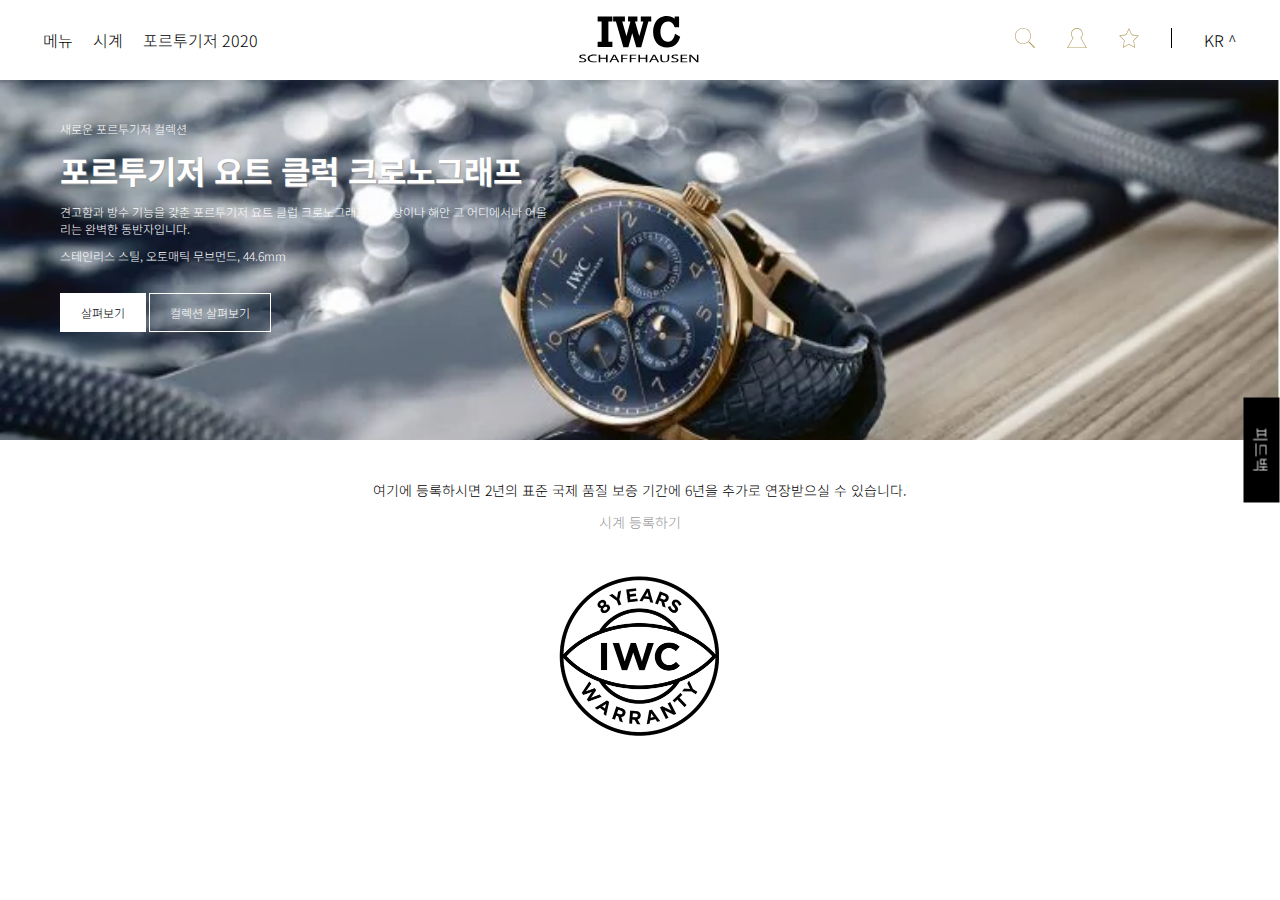
<file: iwc/index.html>
<!DOCTYPE html>
<html lang="ko">
<head>
  <meta charset="UTF-8">
  <meta name="viewport" content="width=device-width, initial-scale=1.0">
  <!-- 제작자 -->
  <meta name="author" content="hong">
  <!-- 설명 -->
  <meta name="description" content="IWC 사이트입니다.">
  <!-- 키워드 -->
  <meta name="keywords" content="IWC, 아이떠블유씨, clock, 시계, luxury, 명품">
  <!-- 링크공유 -->
  <meta property="og:title" content="IWC"">
  <meta property="og:url" content="https://pam7462.github.io/iwc">
  <meta property="og:image" content="images/ogimage.png">
  <meta property="og:description" content="완벽한 시계 포르투기저는 영원히 멈추지 않습니다">
  <!-- 파비콘 -->
  <link rel="shortcut icon" href="images/favicon.png">
  <!-- jQuery   -->
  <script src="js/jquery-3.5.0.min.js"></script>
  <title>스위스 럭셔리 시계 | IWC 샤프하우젠</title>
  <!-- 스와이퍼 -->
  <link rel="stylesheet" href="css/swiper.min.css">
  <script src="js/swiper.min.js"></script>
  <script src="js/main_banner.js"></script>
  <link rel="stylesheet" href="css/main_banner.css">
  <!-- 리셋 -->
  <link rel="stylesheet" href="css/reset.css">
  <!-- IWC베이직 -->
  <link rel="stylesheet" href="css/iwc_basic.css">
  <!-- 스킵메뉴 -->
  <link rel="stylesheet" href="css/skip.css">
  <script src="js/skip.js"></script>
  <!-- 피드백 -->
  <link rel="stylesheet" href="css/feedback.css">
  <script src="js/feedback.js"></script>
  <!-- 링크탑 -->
  <link rel="stylesheet" href="css/linktop.css">
  <script src="js/linktop.js"></script>
  <!-- 헤더 -->
  <link rel="stylesheet" href="css/header.css">
  <script src="js/header.js"></script>
  <!-- 베너 -->
  <link rel="stylesheet" href="css/banner.css">
  
</head>
<body>
  <div class="wrap">
    <div class="skip">
      <a href="#">HEADER.SKIPLINKTEXT</a>
      <a href="#">HEADER.SKIPLINKMENU</a>
    </div>
    <div class="feedback">
      <div id="feedback_btn">피드백</div>
      <div class="feedback_content">
        <div class="feedback_box">
          <p>x</p>
          <div class="logo_img">
            <img src="images/logo.svg" alt="logo">
          </div>
          <h3>고객님의 소중한 의견은 IWC 서비스 향상에 매우 중요합니다</h3>
          <p>오늘은 어떤 종류의 피드백을 남기시겠습니까?<span>*</span></p>
          <select id="select_option">
            <option value="">옵션을 선택해 주십시오</option>
            <option value="">웹사이트</option>
            <option value="">라디오</option>
            <option value="">텔레비전</option>
            <option value="">SNS</option>
          </select>
          <p>담당자와의 연락을 원하시면 아래에 이메일 주소를 남겨주십시오.</p>
          <input type="text">
          <p>본 양식에서는 고객 서비스 문의를 처리하지 않습니다</p>
          <div class="button_box">
            <input type="button" value="닫기">
            <input type="button" value="보내기">
          </div>
        </div>
      </div>
    </div>
    <div id="link_top">
      <a href="#document_top">^</a>
    </div>
    <header class="header" id="document_top">
      <div class="content1">
        <nav class="nav">
          <ul>
            <li>
              <a id="submenu_btn" href="#" onclick="return false;">메뉴</a>
              <div class="submenu">
                <div class="content1">
                  <ul class="submenu_list">
                    <li>
                      <div class="submenu_txt">
                        <p>더보기</p>
                        <p><a href="#">신제품 시계</a></p>
                        <p><a href="#">모든 시계</a></p>
                        <p><a href="#">스트렙</a></p>
                      </div>
                    </li>
                    <li>
                      <div class="submenu_txt">
                        <p>시계 서비스</p>
                        <p><a href="#">공식 서비스 센터 찾아보기</a></p>
                        <p><a href="#">My IWC 품질 보증 연장</a></p>
                        <p><a href="#">메뉴얼 및 품질 보증</a></p>
                        <p><a href="#">고객 서비스 개요</a></p>
                        <p><a href="#">항성시를 계산해 보세요</a></p>
                      </div>
                    </li>
                    <li>
                      <div class="submenu_txt">
                        <p>IWC 샤프하우젠 워치메이킹</p>
                        <p><a href="#">IWC 매뉴팩처</a></p>
                        <p><a href="#">칼리버</a></p>
                        <p><a href="#">컴플리케이션</a></p>
                        <p><a href="#">IWC 컬렉션 소개</a></p>
                        <p><a href="#">지난 컬렉션 검색</a></p>
                      </div>
                    </li>
                    <li>
                      <div class="submenu_txt">
                        <p>IWC의 세계</p>
                        <p><a href="#">IWC 최신 소식 / 저널</a></p>
                        <p><a href="#">IWC 샤프하우젠 뮤지엄</a></p>
                        <p><a href="#">IWC 샤프하우젠 소개</a></p>
                        <p><a href="#">IWC 뉴스 & 이벤트</a></p>
                      </div>
                    </li>
                    <li>
                      <div class="submenu_txt">
                        <p>가까운 부티끄</p>
                        <p>
                          IWC SCHAFFHAUSEN BOUTIQUE - SEOUL AVENUEL
                          <br>
                          73 Namdaemun-ro Jung-gu, Lotte Department Store Avenuel 2nd Floor, Seoul 04533, KR
                          <br> +82 2 3789 5555
                        </p>
                        <p class="txt_bold"><a href="#">다른 매장 찾기</a></p>
                      </div>
                    </li>
                    <li>
                      <div class="submenu_txt">
                        <p>문의처 한국</p>
                        <p class="txt_bold"><a href="#">이메일</a></p>
                        <p class="txt_bold"><a href="#">+82 2 3440 5876</a></p>
                      </div>
                      <div class="submenu_txt">
                        <p>뉴스레터</p>
                        <p>IWC 샤프하우젠의 세계에 대한 최신 소식을 정기적으로 받아보세요</p>
                        <p class="txt_bold"><a href="#">뉴스레터 구독하기</a></p>                        
                      </div>
                    </li>
                  </ul>
                </div>
              </div>
            </li>
            <li>
              <a id="clock_btn" href="#" onclick="return false;">시계</a>
              <div class="subwatche">
                <div class="content1">
                  <ul class="subwatche_list">
                    <li class="collection">
                      <div class="coll_tit">
                        <h4>컬랙션 살펴보기</h4>
                        <p>
                          <a href="#">IWC 컬렉션 소개</a>
                        </p>
                      </div>
                      <div class="coll_content">
                        <div class="watches">
                          <img src="images/watches01.webp" alt="watches01">
                          <p>
                            <a href="#">
                              파일럿워치<br>
                              <span>36시계</span>
                            </a>
                          </p>
                        </div>
                        <div class="watches">
                          <img src="images/watches02.webp" alt="watches02">
                          <p>
                            <a href="#">
                              포르투기저<br>
                              <span>57시계</span>
                            </a>
                          </p>
                        </div>
                        <div class="watches">
                          <img src="images/watches03.webp" alt="watches03">
                          <p>
                            <a href="#">
                              포르투기저<br>
                              <span>46시계</span>
                            </a>
                          </p>
                        </div>
                        <div class="watches">
                          <img src="images/watches04.webp" alt="watches04">
                          <p>
                            <a href="#">
                              다빈치<br>
                              <span>16시계</span>
                            </a>
                          </p>
                        </div>
                        <div class="watches">
                          <img src="images/watches05.webp" alt="watches05">
                          <p>
                            <a href="#">
                              인제니어<br>
                              <span>7시계</span>
                            </a>
                          </p>
                        </div>
                        <div class="watches">
                          <img src="images/watches06.webp" alt="watches06">
                          <p>
                            <a href="#">
                              아쿠아타이머<br>
                              <span>9시계</span>
                            </a>
                          </p>
                        </div>
                        <div class="watches">
                          <img src="images/watches07.webp" alt="watches07">
                          <p>
                            <a href="#">
                              주빌레 컬렉션<br>
                              <span>29시계</span>
                            </a>
                          </p>
                        </div>
                      </div>
                    </li>
                    <li>
                      <ul class="watche_list">
                        <li>
                          <p>나의 IWC 모델 찾아보기</p>
                          <p>
                            <a href="#">타임피스 전체 보기</a>
                          </p>
                          <p>
                            <a href="#">리미티드 에디션</a>
                          </p>
                          <p>
                            <a href="#">신제품 시계</a>
                          </p>
                        </li>
                        <li>
                          <p>시계 특징</p>
                          <p>
                            <a href="#">블루 다이얼</a>
                          </p>
                          <p>
                            <a href="#">레더 스트랩</a>
                          </p>
                          <p>
                            <a href="#">골드 케이스</a>
                          </p>
                          <p>
                            <a href="#">필터 모두 보기</a>
                          </p>
                        </li>
                        <li>
                          <p>사이즈별 보기</p>
                          <p>
                            <a href="#">44+ MM</a>
                          </p>
                          <p>
                            <a href="#">40-43+ MM</a>
                          </p>
                          <p>
                            <a href="#">34-39+ MM</a>
                          </p>
                        </li>
                        <li>
                          <p>컴플리케이션별 보기</p>
                          <p>
                            <a href="#">퍼페추얼 캘린더</a>
                          </p>
                          <p>
                            <a href="#">더블 크로느그래프 / 라트라팡트</a>
                          </p>
                          <p>
                            <a href="#">문 페이즈 디스플레이</a>
                          </p>
                        </li>
                      </ul>
                    </li>
                  </ul>
                </div>
              </div>                 
            </li>
            <li>
              <a href="#">포르투기저 2020</a>
            </li>
          </ul>
        </nav>
        <div class="logo">
          <a href="index.html">
            <img src="images/logo.svg" alt="로고">
          </a>
        </div>
        <div class="header_icons">
          <ul>
            <li>
              <a id="search_btn" href="#" onclick="return false;">
                <img src="images/header_icons_01-1.svg" alt="icon01-1">
                <img src="images/header_icons_01.svg" alt="icon01">
              </a>
              <form class="search_form">
                <input type="search" id="search01" placeholder="검색...">
                <input type="button" value="검색">
              </form>
            </li>
            <li id="login_btn">
              <a href="#" onclick="return false;">
                <img id="login_open_btn" src="images/header_icons_02-1.svg" alt="icon02-1">
                <img src="images/header_icons_02.svg" alt="icon02">
              </a>
              <form class="login_form">
                <div class="content1">
                  <div class="login_close">
                    <img id="login_close_btn" src="images/close_img.svg" alt="close_img">
                  </div>
                  <div class="iwc_join">
                    <h2><span>IWC</span> 회원가입</h2>
                    <ul>
                      <li class="active">로그인</li>
                      <li>등록</li>
                    </ul>
                    <div class="user_id_box">
                      <label class="active" for="user_id">이메일*</label>
                      <input class="active" type="text" id="user_id">
                    </div>
                    <div class="user_pass_box">
                      <label for="user_pass">패스워드*</label>
                      <input type="password" id="user_pass">
                    </div>
                    <p><a href="#">패스워드를 잊으셨나요?</a></p>
                    <p><a href="#">포럼에 로그인하시려면 이곳을 클릭해 주세요</a></p>
                    <input type="button" value="LOG IN">
                  </div>
                </div>
              </form>
            </li>
            <li>
              <a href="#">
                <img src="images/header_icons_03-1.svg" alt="icon03-1">
                <img src="images/header_icons_03.svg" alt="icon03">
              </a>
            </li>
            <li>
              <a href="#" onclick="return false;">
                세로선
              </a>
            </li>
            <li>
              <a id="lang_btn" href="#" onclick="return false;">
                KR
                <span class="rotate_sim">^</span>
              </a>
              <div class="lang_box">
                <ul class="tri">
                  <li></li>
                  <li></li>
                  <li></li>
                </ul>
                <div class="lang_container">
                  <hr>
                  <p>IWC에 오신것을 환영합니다.</p>
                  <p>참고: 장바구니는 최초 선택하신 국가에만 저장됩니다.</p>
                  <h4>위치 선택</h4>
                  <ul class="national">
                    <li><a href="#">가나</a></li>
                    <li><a href="#">가봉</a></li>
                    <li><a href="#">나이지리아</a></li>
                    <li><a href="#">대한민국</a></li>
                    <li><a href="#">라트비아</a></li>
                    <li><a href="#">미국</a></li>
                    <li><a href="#">벨기에</a></li>
                    <li><a href="#">사우디아라비아</a></li>
                    <li><a href="#">알제리</a></li>
                    <li><a href="#">자메이카</a></li>
                    <li><a href="#">칠레</a></li>
                    <li><a href="#">케나다</a></li>
                    <li><a href="#">태국</a></li>
                    <li><a href="#">파라과이</a></li>
                    <li><a href="#">홍콩</a></li>
                  </ul>
                  <h4>언어 선택</h4>
                  <ul class="lang">
                    <li><a href="#">영어</a></li>
                    <li><a href="#">아랍어</a></li>
                    <li><a href="#">중국어</a></li>
                    <li><a href="#">일본어</a></li>
                    <li><a href="#">한국어</a></li>
                    <li><a href="#">프랑스어</a></li>
                    <li><a href="#">스페인어</a></li>
                  </ul>
                </div>
              </div>
            </li>

          </ul>
        </div>
      </div>
    </header>
    <section class="section banner">
      <article class="main_banner">
        <div class="swiper-container">
          <div class="swiper-wrapper">
            <div class="swiper-slide">
              <img src="images/main_banner01.webp" alt="banner01">
              <div class="swiper_slide_content">
                <p>새로운 포르투기저 컬렉션</p>
                <h2>포르투기저 요트 클럭 크로노그래프</h2>
                <p>
                  견고함과 방수 기능을 갖춘 포르투기저 요트 클럽 크로노그래프는 선상이나 해안 그 어디에서나 어울
                  <br>
                  리는 완벽한 동반자입니다.
                </p>
                <p>스테인리스 스틸, 오토매틱 무브먼드, 44.6mm</p>
                <div class="button_box">
                  <a href="#">살펴보기</a>
                  <a href="#">컬렉션 살펴보기</a>
                </div>
              </div>
            </div>
            <div class="swiper-slide">
              <img src="images/main_banner02.jpeg" alt="banner02">
              <div class="swiper_slide_content">
                <p>새로운 포르투기저 컬렉션</p>
                <h2>포르투기저 퍼페추얼 캘린더 42 부티크 에<br>디션</h2>
                <p>
                  IWC는 많은 사랑을 받은 컬플리케이션에 82000 칼리버 시리즈의 인하우스 무브먼트를 장착하여 포
                  <br>
                  르투기저 퍼페추얼 캘린더 42를 새롭게 출시합니다.
                </p>
                <p>레드 골드 케이스, 오토메틱 무브먼트 42.4mm</p>
                <div class="button_box">
                  <a href="#">살펴보기</a>
                  <a href="#">컬렉션 살펴보기</a>
                </div>
              </div>
            </div>
            <div class="swiper-slide">
              <img src="images/main_banner03.webp" alt="banner03">
              <div class="swiper_slide_content">
                <p>새로운 포르투기저 컬렉션</p>
                <h2>새로운 포르투기저 오토매틱40</h2>
                <p>
                  포르투기저 털렉션이 클래식하면서도 모던한 다이얼 디자인, 직경 40mm 사이즈의 새로운 오토매틱
                  <br>
                  모델과 함께 돌아왔습니다.
                </p>
                <p>스테인리스 스틸, 오토매ㅔ틱 무브먼트, 40.4mm</p>
                <div class="button_box">
                  <a href="#">살펴보기</a>
                  <a href="#">컬렉션 살펴보기</a>
                </div>
              </div>
            </div>

          </div>
          <div class="swiper-pagination"></div>
        </div>
      </article>
      <article class="service_8years">
        <p>여기에 등록하시면 2년의 표준 국제 품질 보증 기간에 6년을 추가로 연장받으실 수 있습니다.</p>
        <a href="#">시계 등록하기</a>
        <br>
        <div class="image">
          <img src="images/year8.png" alt="year8">
        </div>
      </article>
    </section>
  </div>

</body>
</html>
</file>
<file: iwc/css/iwc_basic.css>
@charset 'utf-8';
@import url('https://fonts.googleapis.com/css2?family=Noto+Sans+KR:wght@100;300;400;500;700;900&display=swap');
*{
  box-sizing:border-box;
}
body{
  font-family: 'Noto Sans KR', sans-serif;
  font-weight:300;
  font-size:12px;
  color:#000000;
}
.content1{
  width:93.28125%;
  max-width:1194px;
  margin:0 auto;
}

.content2{
  width:73.4375%;
  max-width:940px;
  margin:0 auto;
}

.section,article{
  margin-bottom:40px;
}
</file>
<file: iwc/css/skip.css>
@charset 'utf-8';

/* skip style */
.skip>a{
  position:absolute;
  left:0;
  top:0;
  z-index:999999;
  padding:6px 0;
  width:220px;
  text-align:center;
  background-color:rgba(0,0,0,0);
  text-decoration:none;     
  font-weight:bold;
  font-size:16px;
  color:#ffffff;
  transform:translateY(-100%);
  transition:0.3s;
}
.skip>a.active{
  background-color:rgba(0,0,0,1);
  transform:translateY(0%);
  color:#b19c5e;
}
</file>
<file: iwc/css/feedback.css>
@charset 'utf-8';

.feedback>#feedback_btn{
  position: fixed;
  right:0;
  top:50%;
  z-index:10;
  transform:translateY(-50%) rotate(90deg);
  margin-right:-34px;
  padding:6px 30px;
  background-color:#000000;
  color:#ffffff;
  font-size:16px;
  cursor:pointer;
}
.feedback>.feedback_content{
  display:none;
  position:fixed;
  left:0;
  top:0;
  z-index:999999999;
  width:100%;
  height:100%;
  background-color:rgba(0,0,0,0.2);
  padding-top:10%;
}
.feedback>.feedback_content>.feedback_box{
  width:400px;
  background-color:#ffffff;
  margin:0 auto;
  padding:6px 20px 30px;
}
.feedback_box>p:nth-of-type(1){
  text-align:right;
  font-weight:bolder;
  font-size:20px;
  cursor: pointer;
}
.logo_img{
  display:flex;
  justify-content: center;
  margin-bottom:20px;
}
.logo_img>img{
  width:180px;
}
.feedback_box>h3{
  text-align:center;
  margin-bottom:20px;
}
.feedback_box>p{
  font-size:16px;
}
.feedback_box>select,.feedback_box>input{
  width:100%;
  border:1px solid #dddddd;
  border-radius:5px;
  padding:6px 12px;
  font-size:16px;
  margin-bottom:20px;
}
.button_box{
  text-align:center;
}
.button_box>input{
  width:120px;
  padding:6px 0;
  color:#ffffff;
}
.button_box>input:first-child{
  background-color:#999999;
  margin-right:20px;
}
.button_box>input:last-child{
  background-color:#000000;
}
.feedback_box>p:last-of-type{
  font-size:13px;
  font-style:italic;
  margin-bottom:40px;
}
</file>
<file: iwc/css/linktop.css>
@charset 'utf-8';

#link_top{
  position: fixed;
  right:0;
  top:80%;
  z-index:10;
  opacity:0;  
  transition:0.3s;
}
#link_top.active{
  opacity:1;
}
#link_top>a{
  padding:20px;
  background-color:#000000;
  color:#ffffff;
}
</file>
<file: iwc/css/header.css>
@charset 'utf-8';
.header{
  position: relative;
  height:80px;
}
.header>.content1{
  height:80px; 
  display:flex;
  flex-flow:row nowrap;
  justify-content:space-between;
  align-items:center;
  background-color:#ffffff;
}
.nav>ul{
  display:flex;
  flex-flow:row nowrap;
}
.nav>ul>li{
  padding-right:20px;
}
.nav>ul>li>a{
  font-size:16px;
}
.submenu,.subwatche{
  position:absolute;
  left:0;
  bottom:100%;
  z-index:10;
  width:100%;
  background-color:transparent;
  transition:0.5s;
}
.submenu_list{
  display:flex;
  flex-flow:row wrap;
  justify-content:space-between;  
}

@media (max-width:767px){
  .submenu_list{
    flex-flow:column nowrap;
  }
  .submenu_list>li{
    width:100% !important;
  }
  .submenu_list>li:nth-child(5),
  .submenu_list>li:nth-child(6){
    width:100% !important;
  }
  .submenu_list>li:nth-child(1){
    order:2;
  }
  .submenu_list>li:nth-child(2){
    order:3;
  }
  .submenu_list>li:nth-child(3){
    order:4;
  }
  .submenu_list>li:nth-child(4){
    order:5;
  }
  .submenu_list>li:nth-child(5){
    order:1;
    margin-bottom:0;
  }
  .submenu_list>li:nth-child(6){
    order:6;
  }
  .submenu_list>li:nth-child(5) .submenu_txt{
    border-top:none;
  }
  .submenu_list>li:nth-child(5) .submenu_txt p{
    display:none;
  }
  .submenu_list>li:nth-child(5) .submenu_txt p:last-child{
    display:block;
  }
  .submenu_txt p{
    font-size:11px;
  }
  .submenu_txt p:first-child{
    font-weight:bold;
    font-size:12px;
  }
}

.submenu_list>li{
  width:22.75%;
  margin-bottom:20px;
}
.submenu_list>li:nth-child(5),
.submenu_list>li:nth-child(6){
  width:48.5%
}
.submenu_txt{
  border-top:4px solid #000000;
}
.submenu_txt>p{
  padding:8px 0;
}
.submenu_txt>p>a{
  transition:0.2s;
}
.submenu_txt>p>a:hover{
  color:#b19c5e;
}
.txt_bold{
  font-weight:bold;
}

.subwatche_list>li{
  border-top:4px solid #000000;
  padding:20px 0;
}
.coll_tit{
  display:flex;
  flex-flow:row nowrap;
  justify-content:space-between;
}
.coll_tit h4{
  font-weight:400;
  font-size:16px;
}
.coll_content{
  display:flex;
  flex-flow:row nowrap;
  justify-content:space-around;
}
.watches{
  width:12%;
  padding-top:1000px;
  position: relative;
}
.watches img{
  width:100%;
  position: absolute;
  left:50%;
  top:0;
  transform:translateX(-50%);
  transition:0.2s;
}
.watches:hover img{
  width:105%;
}
.watches p{
  text-align:center;
}
.watches p span{
  color:#999999;
}
.watches:hover p span{
  color:#b19c5e;
}
.watche_list{
  display:flex;
  flex-flow:row nowrap;
  justify-content:space-between;
}
.watche_list p{
  padding:6px 0;
}
.watche_list p:first-child{
  padding-bottom:20px;
  font-size:14px;
}
.logo img{
  width:120px;  
}
.header_icons>ul{
  display:flex;
}
.header_icons>ul>li{
  padding:0 16px;
}
.header_icons>ul>li:nth-of-type(4)>a{
  display:inline-block;
  width:1px;
  height:20px;
  text-indent:-999999px;
  background-color:black;
}
.header_icons>ul>li:last-child{
  padding-right:0;
  font-size:16px;
}
.header_icons img{
  width:20px;
}
.header_icons img:nth-child(2){
  display:none;
}
.search_form{
  position: absolute;
  left:0;
  top:100%;
  z-index:10;
  width:100%;
  height:100%;
  padding:10px 10%;
  background-color:#f7f7f7;
  display:flex;
  flex-flow:row nowrap;
  justify-content:space-between;
  align-items:center;
  display:none;
}
.search_form>input:first-child{
  outline:none;
}
.search_form>input:first-child,.search_form>input:last-child{
  width:70%;
  padding:6px;
  font-size:24px;
  background-color:#f7f7f7;
}
.search_form>input:last-child{
  width:10%;
  background-color:#000000;
  color:#ffffff;
  font-size:16px;
  cursor:pointer;
}
.search_form>input:last-child:hover{
  background-color:#666666;
}

.login_form{
  position:fixed;
  left:0;
  top:0;
  z-index:4;
  background-color:rgba(0,0,0,0.5);
  width:100%;
  height:100%;
  display:none;
}
.login_form>.content1{
  padding:30px 0;
}
.login_close{
  text-align:right;
}
.login_close>#login_close_btn{
  width:30px;
  cursor:pointer;
}
.iwc_join{
  width:40%;
  margin:20px auto;
  padding:20px;  
  background:#ffffff;
}
.iwc_join>h2{
  font-weight:400;
  font-size:42px;
  text-align:center;
}
.iwc_join>h2>span{
  font-weight:bold;
}
.iwc_join>ul{
  text-align:center;
}
.iwc_join>ul>li{
  display:inline-block;
  margin:20px;
  font-size:20px;
  color:#999999;
  cursor: pointer;
}
.iwc_join>ul>li.active{
  color:#000000;
  border-bottom:2px solid #b19c5e;
}
.iwc_join>div{
  display:flex;
  flex-flow:column nowrap;
  margin:20px 0;
}
.iwc_join>div::after{
  content:'';
  display:block;
  font-size:12px;
  color:red;
  visibility:hidden;
}
.iwc_join>div.active::after{
  visibility:visible;
}
.iwc_join>div:nth-of-type(1)::after{
  content:'아이디는 이메일(e-mail) 형식(예:pam7461@hanmail.net)으로 입력하세요';
}
.iwc_join>div:nth-of-type(2)::after{
  content:'패스워드는 반드시 영문+숫자+특수기호를 이용하여 6~12자 범위로 입력하세요';
}

.iwc_join>div>label{
  height:30px;
  font-size:16px;
  transition:0.3s;
}
.iwc_join>div>label.active{
  font-size:12px;
}
.iwc_join>div>input{
  margin-top:-20px;
  padding:6px 10px;
  border-bottom:1px solid #999999;
  background-color:transparent;
  font-size:24px;
  outline:none;
}
.iwc_join>div>input.active{
  border-bottom:1px solid #000000;
}
.iwc_join>p{
  text-align:center;
  margin:20px 0;
}
.iwc_join>p>a:hover{
  color:#b19c5e;
  text-decoration:underline;
}
.iwc_join>input{
  display:block;
  margin:20px auto;
  border:1px solid #000000;
  padding:10px 60px;
  outline:none;
  cursor: pointer;
  color:#000000;
  background-color:#ffffff;  
  transition:0.3s;
}
.iwc_join>input:hover{
  color:#ffffff;
  background-color:#000000; 
}
#lang_btn{
  position: relative;
}
.lang_box{
  position: absolute;
  right:0;
  top:100%;
  width:300px; 
  display:none; 
}
.lang_box>.tri{
  display:flex;
  flex-flow:row nowrap;
}
.lang_box>.tri>li:nth-child(1){
  width:90%;
}
.lang_box>.tri>li:nth-child(2){
  width:20px;
  height:20px;
  border:10px solid transparent;
  border-bottom-color:#ffffff;
}
.lang_container{
  padding:20px;
  background-color:#ffffff;
  box-shadow:
  0 5px 10px rgba(0,0,0,0.2),
  0 -5px 10px rgba(0,0,0,0.2),
  5px 0 10px rgba(0,0,0,0.2),
  -5px 0 10px rgba(0,0,0,0.2);
}
.lang_container>hr{
  margin:10px 0;
  height:3px;
  background-color:black;
}
.lang_container>p{
  margin:10px 0;
}
.lang_container>p:nth-of-type(1){
  text-align:center;
}
.lang_container>p:nth-of-type(2){
  font-size:14px;
  color:#666666;
}
.lang_container>h4{
  margin:10px 0;
  border-bottom:1px dotted rgba(177, 156, 94,0.5);
  padding-bottom:6px;
  font-weight:normal;
  font-size:12px;
  cursor:pointer;
  display:flex;
  flex-flow:row nowrap;
  justify-content:space-between;
}
.lang_container>h4::after{
  content:'>';
  display:inline-block;
}
.lang_container>ul{
  margin:10px 0;
  overflow-y:scroll;
  display:none;
}
.lang_container>ul>li{
  border-bottom:1px solid rgba(0,0,0,0.1);
  padding:2px 0;
  font-size:14px;
  text-indent:20px;
}
.lang_container>ul.lang{
  height:100px;
}
.lang_container>ul.national{
  height:200px;
}

.rotate_sim{
  display:inline-block;
  transition:0.3s;
}
.rotate_sim.active{
  transform:rotate(180deg);
}

/* 테블릿 스타일 */
@media (max-width:767px){
  .nav>ul>li:first-child::before{
    content:'\2630';
    font-size:24px;
    cursor:pointer;
  }
  .nav>ul>li>a{
    display:none;
  }
  .coll_tit{
    flex-flow:column nowrap;
    justify-content:flex-start;
  }
  .coll_tit p{
    font-size:16px;
  }
  .coll_tit p a{
    color:#999999;
    transition:0.2s;
  }
  .coll_tit p a:hover{
    color:#b19c5e;
  }
  .coll_content{
    flex-flow:row wrap;
  }
  .watches{
    width:140px;
  }

  .logo img{
    width:100px;  
  }
  .header_icons>ul>li:nth-child(3),
  .header_icons>ul>li:nth-child(4),
  .header_icons>ul>li:nth-child(5){
    display:none;
  }
  .header_icons>ul>li{
    padding:0 8px;
  }
  .search_form>input:last-child{
    display:none;
  }
  .iwc_join {
    width: 100%;
  }
}
</file>
<file: iwc/css/banner.css>
@charset 'utf-8';



.service_8years{
  height:260px;
  display:flex;
  flex-flow:column nowrap;
  justify-content:space-between;
  align-items:center;
  font-size:14px;
}
.service_8years>a{
  color:#999999;
  transition:0.3s;
}
.service_8years>a:hover{
  color:#b19c5e;
}
.service_8years .image{
  width:300px;
}
.service_8years .image img{
  width:100%;
}

@media (max-width:767px){
  .service_8years{
    font-size:12px;
  }
  .service_8years .image{
    width:90%;
  }
}
</file>
<file: iwc/css/main_banner.css>
@charset 'utf-8';

.swiper-slide{
  position:relative;
  height:360px;
  overflow:hidden;
}
.swiper-slide>img{
  position: absolute;
  left:50%;
  top:0;
  transform:translateX(-50%);
  width:1280px;
}
.swiper_slide_content{
  position: absolute;
  left:0;
  top:0;
  width:100%;
  height:100%;
  padding:40px 60px;
  color:#ffffff;
}
.swiper_slide_content a{
  color:#ffffff;
}
.swiper_slide_content>p,.swiper_slide_content>h2{
  margin-bottom:10px;
}
.swiper_slide_content>h2{
  font-size:32px;
  text-shadow:1px 1px 1px #999999;
}
.swiper_slide_content>.button_box{
  text-align:left;
  padding-top:30px;
}
.swiper_slide_content>.button_box>a{
  border:1px solid #ffffff;
  padding:10px 20px;
  transition:0.3s;
}
.swiper_slide_content>.button_box>a:first-child{
  background-color:#ffffff;
  color:#000000;
}
.swiper_slide_content>.button_box>a:last-child:hover{
  background-color:#000000;
}

@media (max-width:767px){
  .swiper-slide{
    height:460px;
  }
  .swiper-slide>img{
    top:50%;
    transform:translate(-50%,-50%);
  }
  .swiper_slide_content{
    display:none;
  }
}
@media (max-width:639px){
  .swiper-slide{
    height:80vw;
  }
  .swiper-slide>img{
    height:100%;
  }
}
</file>
